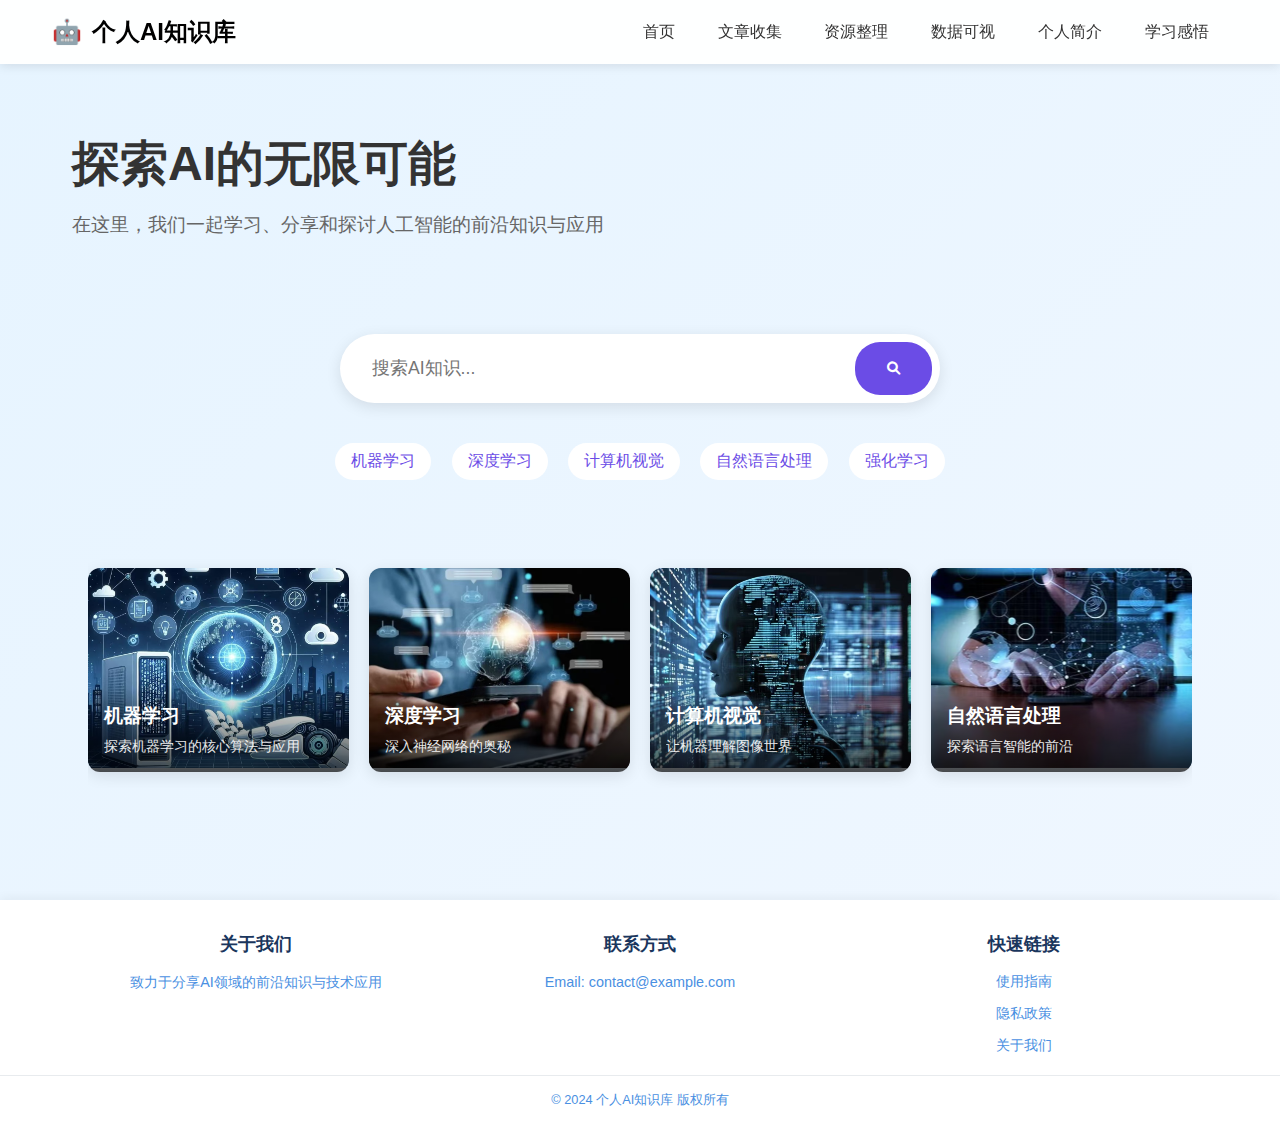
<file: index.html>
<!DOCTYPE html>
<html lang"zh-cn">
<link rel="stylesheet" href="layout.css" >
<head>
   <meta charset="UTF-8">
   <meta name="viewport" content="width=device-width, initial-scale=1.0">
   <title>个人AI知识库</title>
  <link rel="stylesheet" href="https://cdnjs.cloudflare.com/ajax/libs/font-awesome/6.0.0/css/all.min.css">
   <link rel="stylesheet" href="layout.css">
   
</head>
<body>
  <nav class="navbar">
    <div class="nav-container">
        <a href="index.html" class="logo">
            <span>🤖</span>
            个人AI知识库
        </a>
        <div class="nav-links">
            <a href="index.html" class="nav-link" id="home">首页</a>
            <a href="index01.html" class="nav-link" id="articles">文章收集</a>
            <a href="index02.html" class="nav-link" id="resources">资源整理</a>
            <a href="index03.html" class="nav-link" id="data">数据可视</a>
            <a href="index04.html" class="nav-link active" id="about">个人简介</a>
            <a href="index05.html" class="nav-link" id="learning">学习感悟</a>
        </div>
    </div>
</nav>
   
    <main class="main-content">
    <section class="hero-section">
        <div class="hero-text">
            <h1>探索AI的无限可能</h1>
            <p>在这里，我们一起学习、分享和探讨人工智能的前沿知识与应用</p>
        </div>
    </section>
    
    <div class="search-section" style="margin-bottom: 4rem;">
    <div class="search-box">
        <input type="text" placeholder="搜索AI知识...">
        <button class="search-btn">
            <i class="fas fa-search"></i>  <!-- 搜索图标 -->
        </button>
    </div>
    <div class="quick-links">
        <a href="#">机器学习</a>
        <a href="#">深度学习</a>
        <a href="#">计算机视觉</a>
        <a href="#">自然语言处理</a>
        <a href="#">强化学习</a>
    </div>
</div>
    
     <div class="carousel-container" style="margin-bottom: 5rem;">
    <div class="carousel">
        <div class="carousel-track">
            <div class="carousel-slide">
                <img src="images/机器学习.jpg" alt="机器学习">
                <div class="slide-content">
                    <h3>机器学习</h3>
                    <p>探索机器学习的核心算法与应用</p>
                </div>
            </div>
            <div class="carousel-slide">
                <img src="images/深度学习.jpg" alt="深度学习">
                <div class="slide-content">
                    <h3>深度学习</h3>
                    <p>深入神经网络的奥秘</p>
                </div>
            </div>
            <div class="carousel-slide">
                <img src="images/计算机视觉.jpg" alt="计算机视觉">
                <div class="slide-content">
                    <h3>计算机视觉</h3>
                    <p>让机器理解图像世界</p>
                </div>
            </div>
            <div class="carousel-slide">
                <img src="images/自然语言处理.jpg" alt="自然语言处理">
                <div class="slide-content">
                    <h3>自然语言处理</h3>
                    <p>探索语言智能的前沿</p>
                </div>
            </div>
        </div>
    </div>
</div>

</main>
<footer class="footer">
       <div class="footer-content">
           <div class="footer-section">
               <h4>关于我们</h4>
               <p>致力于分享AI领域的前沿知识与技术应用</p>
           </div>
           <div class="footer-section">
               <h4>联系方式</h4>
               <p>Email: contact@example.com</p>
           </div>
           <div class="footer-section">
               <h4>快速链接</h4>
               <a href="#">使用指南</a>
               <a href="#">隐私政策</a>
               <a href="#">关于我们</a>
           </div>
       </div>
       <div class="footer-bottom">
           <p>&copy; 2024 个人AI知识库 版权所有</p>
       </div>
   </footer>

</body>
</html>
</file>
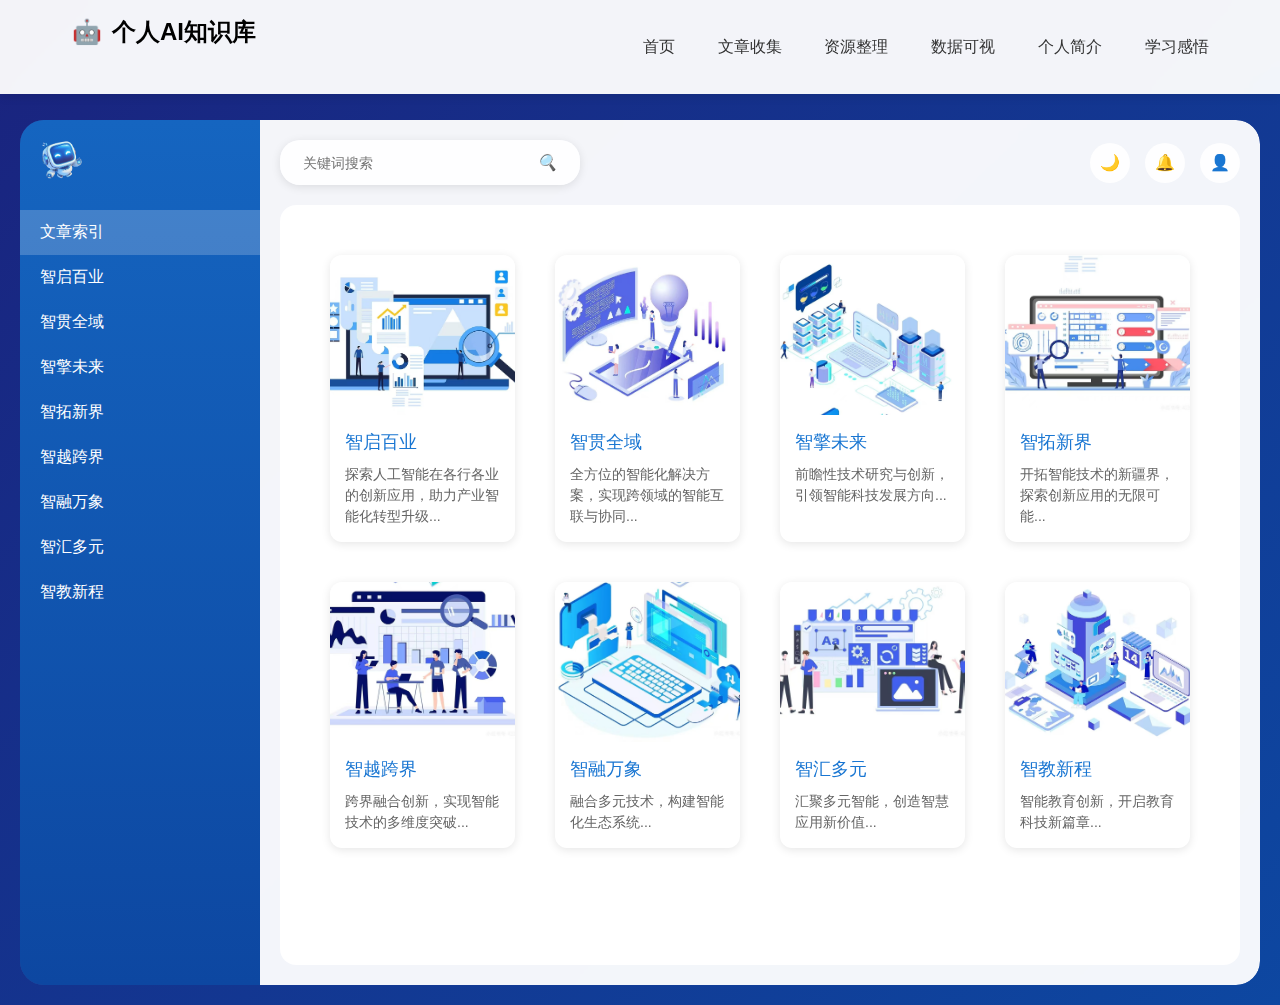
<file: index01.html>
<!DOCTYPE html>
<html lang="zh">
<head>
    <meta charset="UTF-8">
    <meta name="viewport" content="width=device-width, initial-scale=1.0">
    <title>文章收集</title>
    <style>
        * {
            margin: 0;
            padding: 0;
            box-sizing: border-box;
        }
		   .navbar {
            background: rgba(255, 255, 255, 0.95);
            padding: 1rem 2rem;
            box-shadow: 0 2px 10px rgba(0, 0, 0, 0.1);
            backdrop-filter: blur(10px);
            position: fixed;
            width: 100%;
            left: 0;
            top: 0;
            z-index: 1000;
        }

        .nav-container {
            max-width: 1400px;
            margin: 0 auto;
            display: flex;
            justify-content: space-between;
            align-items: center;
            padding: 0 20px;
        }

        .logo {
            display: flex;
            align-items: center;
            gap: 10px;
            text-decoration: none;
            color: #000;
            font-weight: bold;
            font-size: 1.5rem;
        }

      .nav-links a {
    text-decoration: none;
    color: #333;
    padding: 0.8rem 1.2rem;
    border-radius: 20px;
    transition: all 0.3s ease;
}

/* 所有导航项的悬停效果 */
.nav-links a:hover {
    background: #2196F3;
    color: white;
    transform: translateY(-2px);
}

/* 资源整理页面的激活状态 */
.nav-links a[href='文章收集.html'] {
    background: #2196F3;
    color: white;
}
.nav-links a::after {
    content: '';
    position: absolute;
    width: 0;
    height: 2px;
    bottom: 0;
    left: 50%;
    background: #2196F3;
    transition: all 0.3s ease;
}

.nav-links a:hover::after {
    width: 80%;
    left: 10%;
    background: #2196F3;
    color: white;
    transform: translateY(-2px);
}

        body {
            font-family: -apple-system, BlinkMacSystemFont, 'Segoe UI', Roboto, sans-serif;
            background: linear-gradient(135deg, #1a237e, #0d47a1);
            min-height: 100vh;
            padding: 20px;
			padding-top: 120px;
        }

        .container {
            background: rgba(255, 255, 255, 0.1);
            border-radius: 24px;
            backdrop-filter: blur(10px);
            min-height: calc(100vh - 40px);
            display: flex;
            overflow: hidden;
        }

        /* 侧边栏样式 */
        .sidebar {
            width: 240px;
            background: linear-gradient(180deg, #1565c0, #0d47a1);
            padding: 20px 0;
        }

        .logo {
            padding: 0 20px;
            margin-bottom: 30px;
        }

        .logo img {
            height: 40px;
        }

        .nav-menu {
            list-style: none;
        }

        .nav-item {
            padding: 12px 20px;
            color: #fff;
            cursor: pointer;
            transition: all 0.3s;
            display: flex;
            align-items: center;
            gap: 12px;
        }

        .nav-item:hover {
            background: rgba(255, 255, 255, 0.1);
        }

        .nav-item.active {
            background: rgba(255, 255, 255, 0.2);
        }

        /* 主内容区域 */
        .main-content {
            flex: 1;
            padding: 20px;
            background: rgba(255, 255, 255, 0.95);
            border-radius: 0 24px 24px 0;
        }

        /* 顶部栏 */
        .top-bar {
            display: flex;
            justify-content: space-between;
            align-items: center;
            margin-bottom: 20px;
        }

        .search-box {
            background: rgba(255, 255, 255, 0.9);
            border-radius: 20px;
            padding: 8px 16px;
            display: flex;
            align-items: center;
            width: 300px;
        }

        .search-box input {
            border: none;
            background: none;
            outline: none;
            padding: 5px;
            width: 100%;
        }

        .user-actions {
            display: flex;
            gap: 15px;
            align-items: center;
        }

        .icon-button {
            width: 40px;
            height: 40px;
            border-radius: 50%;
            background: rgba(255, 255, 255, 0.9);
            display: flex;
            align-items: center;
            justify-content: center;
            cursor: pointer;
            transition: all 0.3s;
        }

        .icon-button:hover {
            background: rgba(255, 255, 255, 1);
            transform: translateY(-2px);
        }

        /* 内容区占位 */
        .content-area {
            background: rgba(255, 255, 255, 0.8);
            border-radius: 16px;
            min-height: calc(100vh - 140px);
            padding: 20px;
        }
		.content-area {
    padding: 20px;
    overflow-y: auto;
    background: rgba(255, 255, 255, 0.95);
}

.card-grid {
    display: grid;
    grid-template-columns: repeat(4, 1fr); /* 4列布局 */
    grid-template-rows: repeat(2, auto);    /* 2行布局 */
    gap: 40px;                             /* 卡片间距 */
    padding: 30px;
}

.card {
    background: white;
    border-radius: 12px;
    overflow: hidden;
    box-shadow: 0 2px 10px rgba(0,0,0,0.1);
    transition: all 0.3s ease;
    height: 100%;
    display: flex;
    flex-direction: column;
}

.card:hover {
    transform: translateY(-5px);
    box-shadow: 0 5px 15px rgba(0,0,0,0.2);
}

.card-image {
    width: 100%;
    height: 160px;
    overflow: hidden;
}

.card-image img {
    width: 100%;
    height: 100%;
    object-fit: cover;
    transition: transform 0.3s ease;
}

.card:hover .card-image img {
    transform: scale(1.05);
}

.card-content {
    padding: 15px;
    flex-grow: 1;
    display: flex;
    flex-direction: column;
}

.card-content h3 {
    color: #1976d2;
    font-size: 18px;
    margin-bottom: 10px;
    font-weight: 500;
}

.card-content p {
    color: #666;
    font-size: 14px;
    line-height: 1.5;
    flex-grow: 1;
}
.search-container {
    display: flex;
    align-items: center;
    background: rgba(255, 255, 255, 0.9);
    border-radius: 20px;
    padding: 5px 15px;
    width: 300px;
    box-shadow: 0 2px 10px rgba(0, 0, 0, 0.1);
    transition: all 0.3s ease;
}

.search-container:focus-within {
    box-shadow: 0 4px 15px rgba(33, 150, 243, 0.2);
    transform: translateY(-1px);
}

.search-input {
    flex: 1;
    border: none;
    outline: none;
    background: transparent;
    padding: 8px;
    font-size: 14px;
    color: #333;
}

.search-button {
    background: none;
    border: none;
    cursor: pointer;
    padding: 8px;
    border-radius: 50%;
    transition: all 0.3s ease;
}

.search-button:hover {
    background: rgba(33, 150, 243, 0.1);
}

.search-icon {
    font-size: 16px;
    color: #666;
}

/* 添加响应式样式 */
@media screen and (max-width: 768px) {
    .search-container {
        width: 200px;
    }
}

@media screen and (max-width: 576px) {
    .search-container {
        width: 150px;
    }
}
/* 响应式布局 */
@media screen and (max-width: 1200px) {
    .card-grid {
        grid-template-columns: repeat(3, 1fr);
    }
}

@media screen and (max-width: 900px) {
    .card-grid {
        grid-template-columns: repeat(2, 1fr);
    }
}

@media screen and (max-width: 600px) {
    .card-grid {
        grid-template-columns: 1fr;
    }
}
    </style>
</head>
<body>
<nav class="navbar">
    <div class="nav-container">
        <a href="index.html" class="logo">
            <span>🤖</span>
            个人AI知识库
        </a>
        <div class="nav-links">
            <a href="index.html" class="nav-link" id="home">首页</a>
            <a href="index01.html" class="nav-link" id="articles">文章收集</a>
            <a href="index02.html" class="nav-link" id="resources">资源整理</a>
            <a href="index03.html" class="nav-link" id="data">数据可视</a>
            <a href="index04.html" class="nav-link active" id="about">个人简介</a>
            <a href="index05.html" class="nav-link" id="learning">学习感悟</a>
        </div>
    </div>
</nav>
    <div class="container">
        <!-- 侧边栏 -->
        <div class="sidebar">
            <div class="logo">
                <img src='images/logo.png' alt="LOGO">
            </div>
            
            <ul class="nav-menu">
                <li class="nav-item active">文章索引</li>
                <li class="nav-item">智启百业</li>
                <li class="nav-item">智贯全域</li>
                <li class="nav-item">智擎未来</li>
                <li class="nav-item">智拓新界</li>
                <li class="nav-item">智越跨界</li>
                <li class="nav-item">智融万象</li>
                <li class="nav-item">智汇多元</li>
                <li class="nav-item">智教新程</li>
            </ul>
        </div>

        <!-- 主内容区 -->
        <div class="main-content">
            <div class="top-bar">
                <div class="search-container">
    <input type="text" class="search-input" placeholder="关键词搜索">
    <button class="search-button">
        <i class="search-icon">🔍</i>
    </button>
</div>

                <div class="user-actions">
                    <div class="icon-button">🌙</div>
                    <div class="icon-button">🔔</div>
                    <div class="icon-button">👤</div>
                </div>
            </div>
           <div class="content-area">
    <div class="card-grid">
        <!-- 第一行四个卡片 -->
        <div class="card">
            <div class="card-image">
                <img src='images/智启百业.jpg' alt="智启百业">
            </div>
            <div class="card-content">
                <h3>智启百业</h3>
                <p>探索人工智能在各行各业的创新应用，助力产业智能化转型升级...</p>
            </div>
        </div>

        <div class="card">
            <div class="card-image">
                <img src='images/智贯全域.jpg' alt="智贯全域">
            </div>
            <div class="card-content">
                <h3>智贯全域</h3>
                <p>全方位的智能化解决方案，实现跨领域的智能互联与协同...</p>
            </div>
        </div>

        <div class="card">
            <div class="card-image">
                <img src='images/智擎未来.jpg' alt="智擎未来">
            </div>
            <div class="card-content">
                <h3>智擎未来</h3>
                <p>前瞻性技术研究与创新，引领智能科技发展方向...</p>
            </div>
        </div>

        <div class="card">
            <div class="card-image">
                <img src='images/智拓新界.jpg' alt="智拓新界">
            </div>
            <div class="card-content">
                <h3>智拓新界</h3>
                <p>开拓智能技术的新疆界，探索创新应用的无限可能...</p>
            </div>
        </div>

        <!-- 第二行四个卡片 -->
        <div class="card">
            <div class="card-image">
                <img src='images/智越跨界.jpg' alt="智越跨界">
            </div>
            <div class="card-content">
                <h3>智越跨界</h3>
                <p>跨界融合创新，实现智能技术的多维度突破...</p>
            </div>
        </div>

        <div class="card">
            <div class="card-image">
                <img src='images/智融万象.jpg' alt="智融万象">
            </div>
            <div class="card-content">
                <h3>智融万象</h3>
                <p>融合多元技术，构建智能化生态系统...</p>
            </div>
        </div>

        <div class="card">
            <div class="card-image">
                <img src='images/智汇多元.jpg' alt="智汇多元">
            </div>
            <div class="card-content">
                <h3>智汇多元</h3>
                <p>汇聚多元智能，创造智慧应用新价值...</p>
            </div>
        </div>

        <div class="card">
            <div class="card-image">
                <img src='images/智教新程.jpg' alt="智教新程">
            </div>
            <div class="card-content">
                <h3>智教新程</h3>
                <p>智能教育创新，开启教育科技新篇章...</p>
            </div>
        </div>
    </div>
</div>
        </div>
    </div>
</body>
</html>
</file>
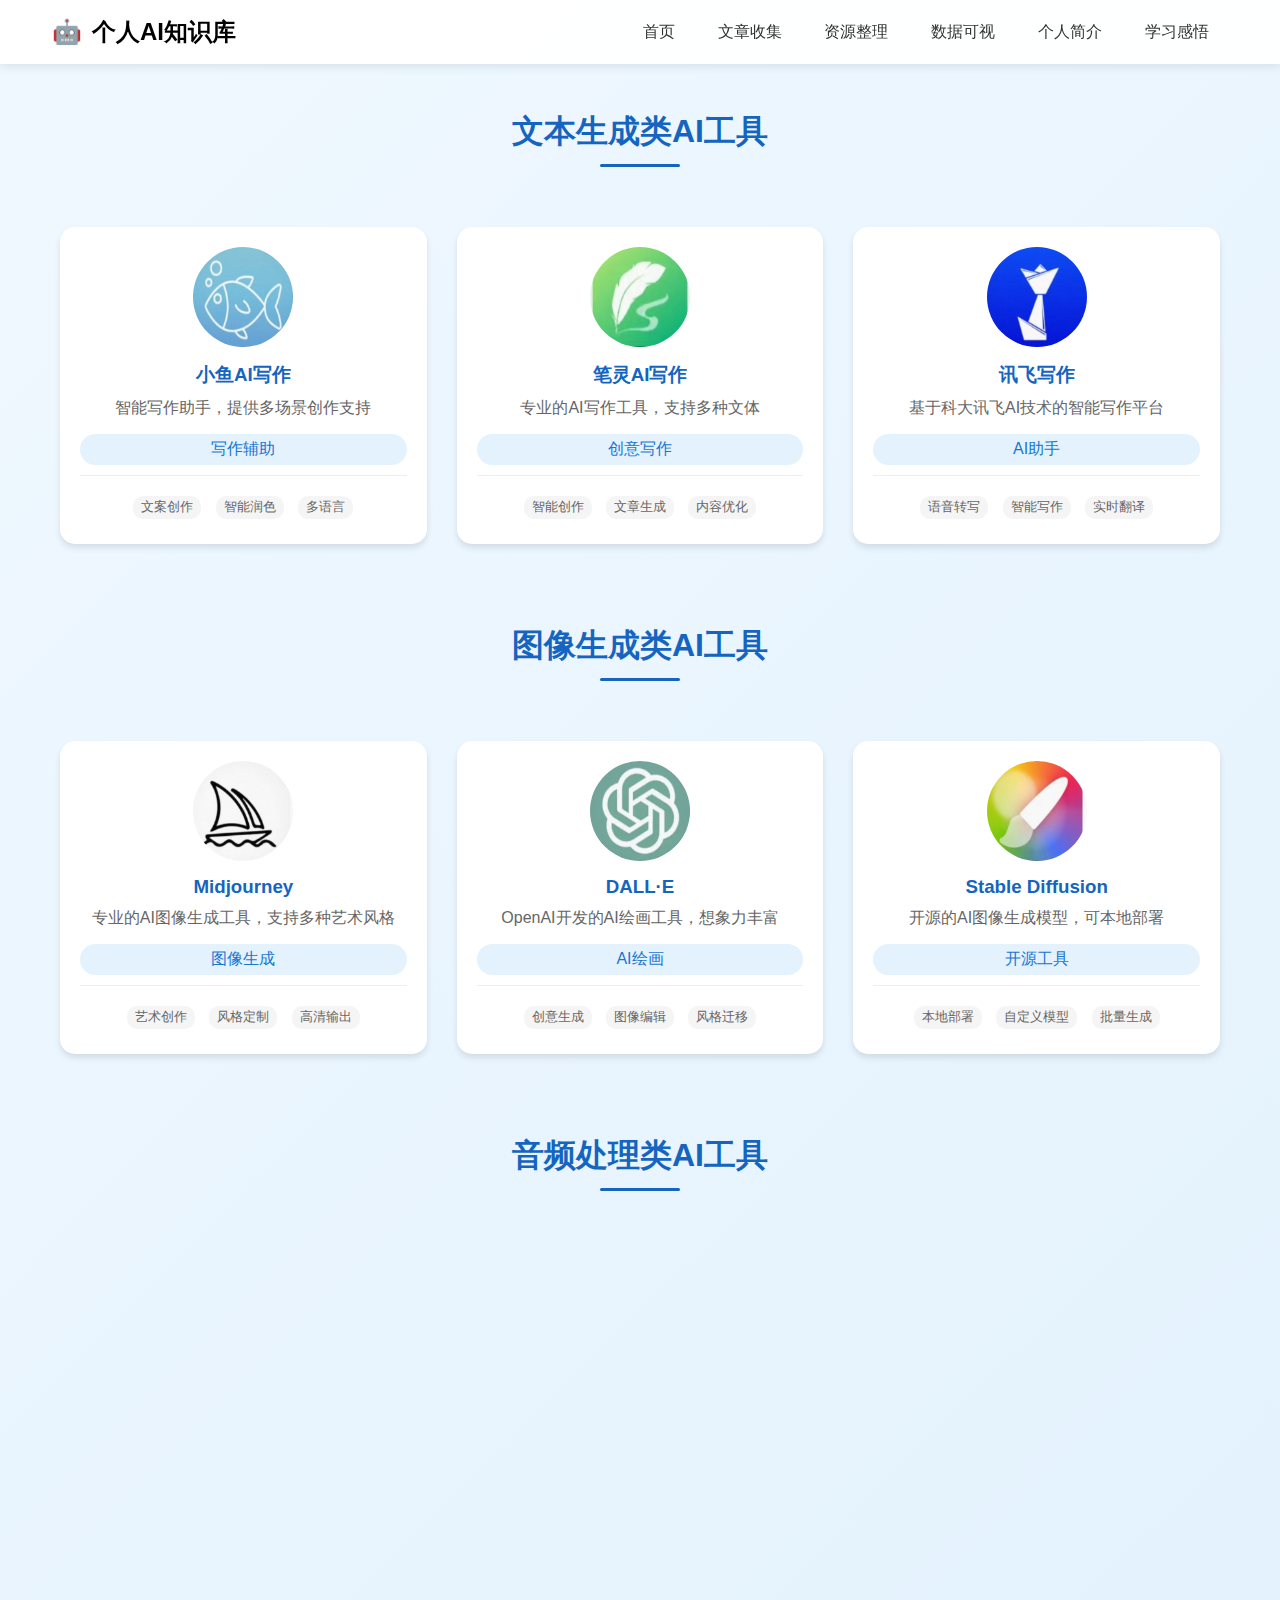
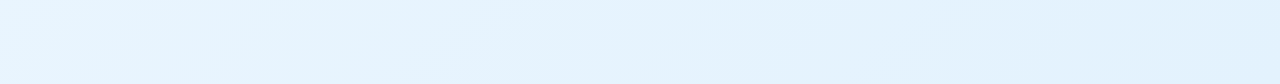
<file: index02.html>
<!DOCTYPE html>
<html lang="zh">
<head>
    <meta charset="UTF-8">
    <meta name="viewport" content="width=device-width, initial-scale=1.0">
    <title>资源整理</title>
    <style>
        * {
            margin: 0;
            padding: 0;
            box-sizing: border-box;
        }

        body {
            font-family: 'Microsoft YaHei', Arial, sans-serif;
            background: linear-gradient(135deg, #f0f8ff 0%, #e3f2fd 100%);
            min-height: 100vh;
            padding: 70px 20px 40px;  /* 调整顶部间距 */
        }

        .navbar {
            background: rgba(255, 255, 255, 0.95);
            padding: 1rem 2rem;
            box-shadow: 0 2px 10px rgba(0, 0, 0, 0.1);
            backdrop-filter: blur(10px);
            position: fixed;
            width: 100%;
            left: 0;
            top: 0;
            z-index: 1000;
        }

        .nav-container {
            max-width: 1400px;
            margin: 0 auto;
            display: flex;
            justify-content: space-between;
            align-items: center;
            padding: 0 20px;
        }

        .logo {
            display: flex;
            align-items: center;
            gap: 10px;
            text-decoration: none;
            color: #000;
            font-weight: bold;
            font-size: 1.5rem;
        }

      .nav-links a {
    text-decoration: none;
    color: #333;
    padding: 0.8rem 1.2rem;
    border-radius: 20px;
    transition: all 0.3s ease;
}

/* 所有导航项的悬停效果 */
.nav-links a:hover {
    background: #2196F3;
    color: white;
    transform: translateY(-2px);
}

/* 资源整理页面的激活状态 */
.nav-links a[href='资源整理.html'] {
    background: #2196F3;
    color: white;
}
.nav-links a::after {
    content: '';
    position: absolute;
    width: 0;
    height: 2px;
    bottom: 0;
    left: 50%;
    background: #2196F3;
    transition: all 0.3s ease;
}

.nav-links a:hover::after {
    width: 80%;
    left: 10%;
    background: #2196F3;
    color: white;
    transform: translateY(-2px);
}

        .section-title {
            text-align: center;
            color: #1565c0;
            margin: 40px 0;
            font-size: 2em;
            position: relative;
            width: 100%;
        }

        .section-title::after {
            content: '';
            display: block;
            width: 80px;
            height: 3px;
            background: #1565c0;
            margin: 10px auto;
            border-radius: 2px;
        }
		

        .container {
            display: grid;
            grid-template-columns: repeat(3, 1fr);
            gap: 30px;
            max-width: 1200px;
            margin: 0 auto;
            padding: 20px;
        }
  .container a {
            text-decoration: none;
            color: inherit;
            display: block;
        }

        .container a:hover .card {
            transform: translateY(-5px);
            box-shadow: 0 15px 30px rgba(0, 0, 0, 0.15);
        }
        .card {
            background: white;
            border-radius: 15px;
            padding: 20px;
            text-align: center;
            box-shadow: 0 4px 6px rgba(0, 0, 0, 0.1);
            transition: transform 0.3s ease;
            height: 100%;
            display: flex;
            flex-direction: column;
            justify-content: space-between;
        }

        .card:hover {
            transform: translateY(-5px);
            box-shadow: 0 15px 30px rgba(0, 0, 0, 0.15);
        }

        .card img {
            width: 100px;
            height: 100px;
            margin: 0 auto 15px;
            border-radius: 50%;
        }

        .card h3 {
            margin-bottom: 10px;
            color: #1565c0;
        }

        .card p {
            margin-bottom: 15px;
            flex-grow: 1;
            color: #666;
        }

        .card .tag {
            background: #e3f2fd;
            color: #1976d2;
            padding: 5px 15px;
            border-radius: 20px;
            display: inline-block;
            margin-bottom: 10px;
        }

        .card .features {
            margin-top: auto;
            padding-top: 15px;
            border-top: 1px solid #eee;
        }

        .card .features span {
            display: inline-block;
            margin: 5px;
            padding: 3px 8px;
            background: #f5f5f5;
            border-radius: 10px;
            font-size: 0.8em;
            color: #666;
        }

        .section {
            margin-bottom: 60px;
        }

        @media (max-width: 1200px) {
            .container {
                grid-template-columns: repeat(2, 1fr);
                padding: 15px;
            }
        }

        @media (max-width: 768px) {
            .nav-container {
                flex-direction: column;
                padding: 10px;
            }

            .nav-links {
                margin-top: 15px;
                display: none;  /* 默认隐藏导航链接 */
                width: 100%;
            }

            .nav-links.active {
                display: flex;
                flex-direction: column;
                align-items: center;
            }

            .nav-links a {
                width: 100%;
                text-align: center;
                margin: 5px 0;
            }

            .hamburger {
                display: block;  /* 显示汉堡菜单按钮 */
                position: absolute;
                right: 20px;
                top: 20px;
                cursor: pointer;
            }

            .container {
                grid-template-columns: 1fr;
            }

            .section-title {
                font-size: 1.5em;
            }

            .card {
                margin: 10px 0;
            }
        }

        /* 添加动画效果 */
        .card {
            animation: fadeIn 0.5s ease-out;
            transition: all 0.3s ease;
        }

        @keyframes fadeIn {
            from {
                opacity: 0;
                transform: translateY(20px);
            }
            to {
                opacity: 1;
                transform: translateY(0);
            }
        }

        /* 添加滚动动画类 */
        .scroll-animation {
            opacity: 0;
            transform: translateY(20px);
            transition: all 0.6s ease;
        }

        .scroll-animation.active {
            opacity: 1;
            transform: translateY(0);
        }

        /* 汉堡菜单样式 */
        .hamburger {
            display: none;
            width: 30px;
            height: 20px;
            position: relative;
        }

        .hamburger span {
            display: block;
            width: 100%;
            height: 2px;
            background: #333;
            position: absolute;
            transition: all 0.3s ease;
        }

        .hamburger span:nth-child(1) { top: 0; }
        .hamburger span:nth-child(2) { top: 9px; }
        .hamburger span:nth-child(3) { top: 18px; }

        .hamburger.active span:nth-child(1) {
            transform: rotate(45deg) translate(5px, 5px);
        }

        .hamburger.active span:nth-child(2) {
            opacity: 0;
        }

        .hamburger.active span:nth-child(3) {
            transform: rotate(-45deg) translate(7px, -7px);
        }
    </style>
</head>

  <body>
   <nav class="navbar">
    <div class="nav-container">
        <a href="index.html" class="logo">
            <span>🤖</span>
            个人AI知识库
        </a>
        <div class="nav-links">
            <a href="index.html" class="nav-link" id="home">首页</a>
            <a href="index01.html" class="nav-link" id="articles">文章收集</a>
            <a href="index02.html" class="nav-link" id="resources">资源整理</a>
            <a href="index03.html" class="nav-link" id="data">数据可视</a>
            <a href="index04.html" class="nav-link active" id="about">个人简介</a>
            <a href="index05.html" class="nav-link" id="learning">学习感悟</a>
        </div>
    </div>
</nav>

     <section class="section">
        <h1 class="section-title">文本生成类AI工具</h1>
        <div class="container">
        
         <a href="https://www.8kmm.com/sites/8062.html" target="_blank">
            <div class="card">
                <img src="images/小鱼.jpg" alt="小鱼AI写作">
                <h3>小鱼AI写作</h3>
                <p>智能写作助手，提供多场景创作支持</p>
                <div class="tag">写作辅助</div>
                <div class="features">
                    <span>文案创作</span>
                    <span>智能润色</span>
                    <span>多语言</span>
                </div>
            </div>
        </a>
         

            <a href="https://ibiling.cn/template?from=360brandwords&fk=481771" target="_blank">
                <div class="card">
                    <img src="images/笔灵.jpg"alt="笔灵AI写作">
                    <h3>笔灵AI写作</h3>
                    <p>专业的AI写作工具，支持多种文体</p>
                    <div class="tag">创意写作</div>
                    <div class="features">
                        <span>智能创作</span>
                        <span>文章生成</span>
                        <span>内容优化</span>
                    </div>
                </div>
            </a>

            <a href="https://turbodesk.xfyun.cn/home?channelid=as1&qhclickid=f61e74e0d45e1f7e" target="_blank">
                <div class="card">
                    <img src="images/讯飞.jpg" alt="讯飞写作">
                    <h3>讯飞写作</h3>
                    <p>基于科大讯飞AI技术的智能写作平台</p>
                    <div class="tag">AI助手</div>
                    <div class="features">
                        <span>语音转写</span>
                        <span>智能写作</span>
                        <span>实时翻译</span>
                    </div>
                </div>
            </a>
        </div>
    </section>

    <section class="section">
        <h1 class="section-title">图像生成类AI工具</h1>
        <div class="container">
        
           <a href="https://www.midjourney.com" target="_blank">
                <div class="card">
                    <img src="images/midjourney.jpg" alt="Midjourney">
                    <h3>Midjourney</h3>
                    <p>专业的AI图像生成工具，支持多种艺术风格</p>
                    <div class="tag">图像生成</div>
                    <div class="features">
                        <span>艺术创作</span>
                        <span>风格定制</span>
                        <span>高清输出</span>
                    </div>
                </div>
            </a>

           <a href="https://openai.com/dall-e" target="_blank">
                <div class="card">
                    <img src="images/dall e.jpg" alt="DALL·E">
                    <h3>DALL·E</h3>
                    <p>OpenAI开发的AI绘画工具，想象力丰富</p>
                    <div class="tag">AI绘画</div>
                    <div class="features">
                        <span>创意生成</span>
                        <span>图像编辑</span>
                        <span>风格迁移</span>
                    </div>
                </div>
            </a>
            
           <a href="https://stability.ai" target="_blank">
                <div class="card">
                    <img src="images/stable diffusion.jpg" alt="Stable Diffusion">
                    <h3>Stable Diffusion</h3>
                    <p>开源的AI图像生成模型，可本地部署</p>
                    <div class="tag">开源工具</div>
                    <div class="features">
                        <span>本地部署</span>
                        <span>自定义模型</span>
                        <span>批量生成</span>
                    </div>
                </div>
            </a>
        </div>
    </section>

    <section class="section">
        <h1 class="section-title">音频处理类AI工具</h1>
        <div class="container">
            <a href="https://openai.com/research/whisper" target="_blank">
                <div class="card">
                    <img src="images/whisper.jpg" alt="Whisper">
                    <h3>Whisper</h3>
                    <p>OpenAI的语音识别系统，支持多语言</p>
                    <div class="tag">语音识别</div>
                    <div class="features">
                        <span>多语言支持</span>
                        <span>实时转写</span>
                        <span>字幕生成</span>
                    </div>
                </div>
            </a>

               <a href="https://mubert.com" target="_blank">
                <div class="card">
                    <img src='images/mubert.jpg'alt="Mubert">
                    <h3>Mubert</h3>
                    <p>AI音乐生成工具，可创作各种风格音乐</p>
                    <div class="tag">音乐创作</div>
                    <div class="features">
                        <span>音乐生成</span>
                        <span>风格定制</span>
                        <span>商用授权</span>
                    </div>
                </div>
            </a>

          <a href="https://elevenlabs.io" target="_blank">
                <div class="card">
                    <img src="images/elevenlabs.jpg" alt="ElevenLabs">
                    <h3>ElevenLabs</h3>
                    <p>AI语音合成工具，支持情感表达</p>
                    <div class="tag">语音合成</div>
                    <div class="features">
                        <span>声音克隆</span>
                        <span>情感合成</span>
                        <span>多语言配音</span>
                    </div>
                </div>
            </a>
        </div>
    </section>


    <div class="hamburger">
        <span></span>
        <span></span>
        <span></span>
    </div>

    <!-- 在body标签结束前添加JavaScript代码 -->
    <script>
        // 汉堡菜单交互
        const hamburger = document.querySelector('.hamburger');
        const navLinks = document.querySelector('.nav-links');

        hamburger.addEventListener('click', () => {
            hamburger.classList.toggle('active');
            navLinks.classList.toggle('active');
        });

        // 滚动动画
        function checkScroll() {
            const elements = document.querySelectorAll('.scroll-animation');
            const windowHeight = window.innerHeight;

            elements.forEach(element => {
                const elementPosition = element.getBoundingClientRect().top;
                if (elementPosition < windowHeight - 100) {
                    element.classList.add('active');
                }
            });
        }

        // 为所有卡片添加滚动动画类
        document.querySelectorAll('.card').forEach(card => {
            card.classList.add('scroll-animation');
        });

        // 监听滚动事件
        window.addEventListener('scroll', checkScroll);
        // 页面加载时检查一次
        window.addEventListener('load', checkScroll);

        // 导航栏滚动效果
        let prevScrollpos = window.pageYOffset;
        window.onscroll = function() {
            const currentScrollPos = window.pageYOffset;
            const navbar = document.querySelector('.navbar');
            
            if (prevScrollpos > currentScrollPos) {
                navbar.style.top = "0";
            } else {
                navbar.style.top = "-80px";
            }
            prevScrollpos = currentScrollPos;

            // 添加滚动时的导航栏样式
            if (currentScrollPos > 50) {
                navbar.classList.add('scrolled');
            } else {
                navbar.classList.remove('scrolled');
            }
        };

        // 卡片悬停效果增强
        document.querySelectorAll('.card').forEach(card => {
            card.addEventListener('mouseenter', function() {
                this.style.transform = 'translateY(-10px) scale(1.02)';
                this.style.boxShadow = '0 20px 40px rgba(0,0,0,0.1)';
            });

            card.addEventListener('mouseleave', function() {
                this.style.transform = 'translateY(0) scale(1)';
                this.style.boxShadow = '0 4px 6px rgba(0,0,0,0.1)';
            });
        });

        // 标签点击效果
        document.querySelectorAll('.tag').forEach(tag => {
            tag.addEventListener('click', function() {
                this.style.transform = 'scale(0.95)';
                setTimeout(() => {
                    this.style.transform = 'scale(1)';
                }, 200);
            });
        });

        // 特性标签悬停效果
        document.querySelectorAll('.features span').forEach(feature => {
            feature.addEventListener('mouseenter', function() {
                this.style.background = '#2196F3';
                this.style.color = 'white';
            });

            feature.addEventListener('mouseleave', function() {
                this.style.background = '#f5f5f5';
                this.style.color = '#666';
            });
        });
    </script>
</body>
</html>
</file>
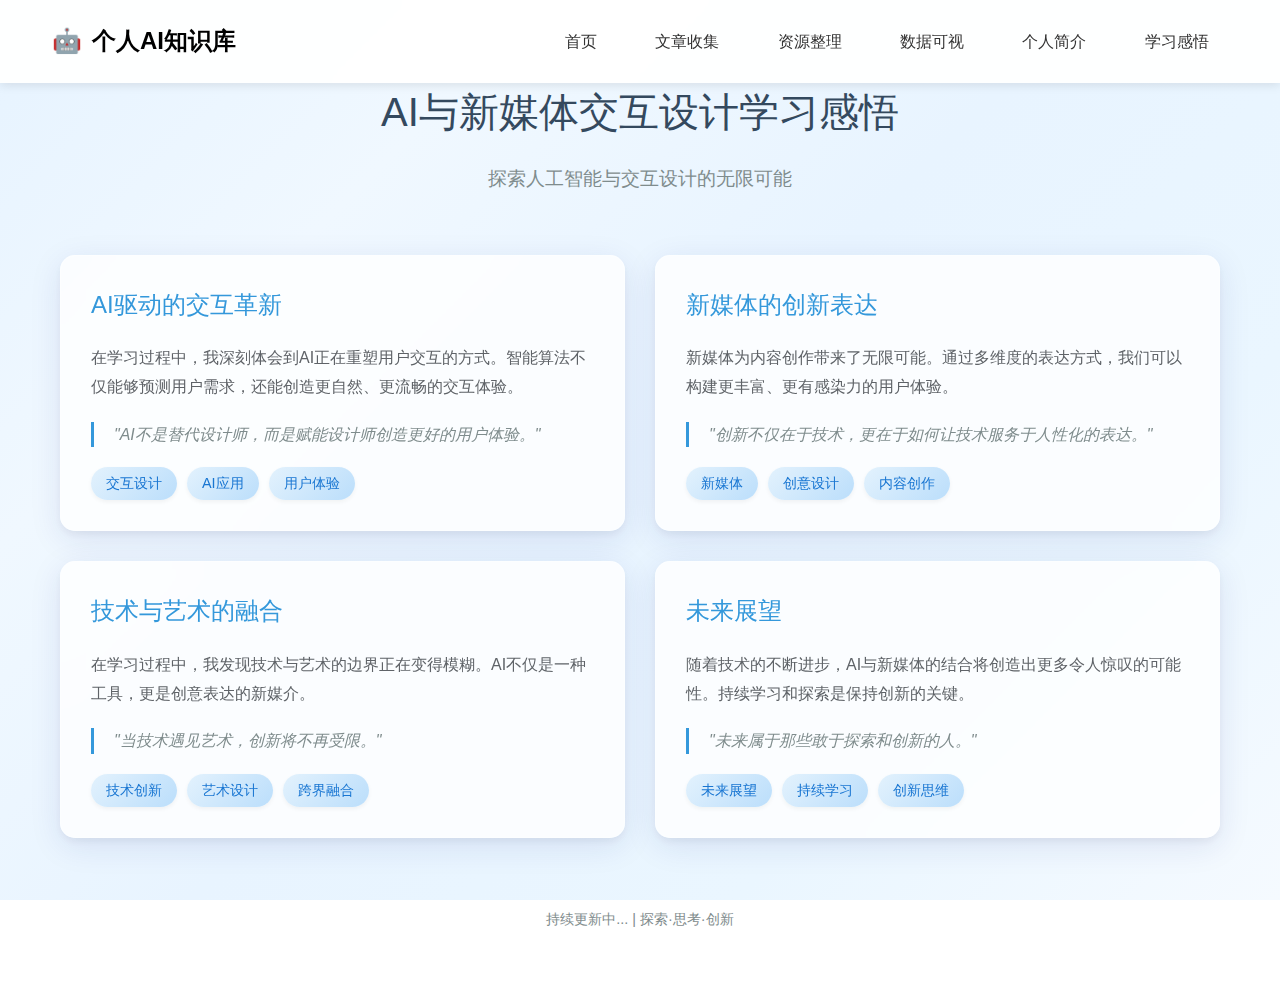
<file: index05.html>
<!DOCTYPE html>
<html lang="zh">
<head>
    <meta charset="UTF-8">
    <meta name="viewport" content="width=device-width, initial-scale=1.0">
    <title>学习感悟</title>
    <style>
        * {
            margin: 0;
            padding: 0;
            box-sizing: border-box;
        }
 
 .navbar {
            background: rgba(255, 255, 255, 0.95);
            padding: 1rem 2rem;
            box-shadow: 0 2px 10px rgba(0, 0, 0, 0.1);
            backdrop-filter: blur(10px);
            position: fixed;
            width: 100%;
            left: 0;
            top: 0;
            z-index: 1000;
            transition: all 0.3s ease;
        }

        .nav-container {
            max-width: 1400px;
            margin: 0 auto;
            display: flex;
            justify-content: space-between;
            align-items: center;
            padding: 0 20px;
        }
		.nav-links a::after {
    content: '';
    position: absolute;
    width: 0;
    height: 2px;
    bottom: 0;
    left: 50%;
    background: #2196F3;
    transition: all 0.3s ease;
}

        .logo {
            display: flex;
            align-items: center;
            gap: 10px;
            text-decoration: none;
            color: #000;
            font-weight: bold;
            font-size: 1.5rem;
        }

        .nav-links {
            display: flex;
            gap: 20px;
        }

        .nav-links a {
            text-decoration: none;
            color: #333;
            padding: 0.8rem 1.2rem;
            border-radius: 20px;
            transition: all 0.3s ease;
            position: relative;
        }

        .nav-links a:hover {
            background: #2196F3;
            color: white;
            transform: translateY(-2px);
        }

        .nav-links a[href='个人简介.html'] {
            background: #2196F3;
            color: white;
        }
/* 添加下划线动画效果 */
.nav-links a::after {
    content: '';
    position: absolute;
    width: 0;
    height: 2px;
    bottom: 0;
    left: 50%;
    background: #2196F3;
    transition: all 0.3s ease;
}


       body {
    font-family: 'Microsoft YaHei', Arial, sans-serif;
    /* 更新背景渐变 */
    background: linear-gradient(
        135deg, 
        #e6f3ff 0%,
        #f0f8ff 25%,
        #e8f4ff 50%,
        #eaf6ff 75%,
        #f5faff 100%
    );
	 background-image: 
        linear-gradient(
            135deg, 
            #e6f3ff 0%,
            #f0f8ff 25%,
            #e8f4ff 50%,
            #eaf6ff 75%,
            #f5faff 100%
        ),
        repeating-linear-gradient(
            45deg,
            rgba(255,255,255, 0.1),
            rgba(255,255,255, 0.1) 1px,
            transparent 1px,
            transparent 2px
        );
    background-attachment: fixed;
    color: #2c3e50;
    line-height: 1.6;
    min-height: 100vh;
}

        .container {
            max-width: 1200px;
            margin: 0 auto;
             padding: 80px 20px 40px;
        }

        header {
            text-align: center;
            margin-bottom: 60px;
        }

        .title {
            font-size: 2.5em;
            color: #34495e;
            margin-bottom: 20px;
            font-weight: 300;
        }

        .subtitle {
            color: #7f8c8d;
            font-size: 1.2em;
            margin-bottom: 40px;
        }

        .content-grid {
            display: grid;
            grid-template-columns: repeat(2, 1fr);
            gap: 30px;
            margin-bottom: 50px;
        }

      .insight-card {
    background: rgba(255, 255, 255, 0.8);
    backdrop-filter: blur(10px);
    border: 1px solid rgba(255, 255, 255, 0.3);
    border-radius: 15px;
    padding: 30px;
    box-shadow: 
        0 8px 32px rgba(31, 38, 135, 0.1),
        0 4px 8px rgba(0, 0, 0, 0.05);
    transition: all 0.3s ease;
}

.insight-card:hover {
    transform: translateY(-5px);
    box-shadow: 
        0 15px 35px rgba(31, 38, 135, 0.15),
        0 8px 12px rgba(0, 0, 0, 0.08);
    background: rgba(255, 255, 255, 0.9);
}


        .insight-card h2 {
            color: #3498db;
            font-size: 1.5em;
            margin-bottom: 20px;
            font-weight: 500;
        }

        .insight-card p {
            color: #5f6368;
            margin-bottom: 15px;
            line-height: 1.8;
        }

        .tag-container {
            display: flex;
            flex-wrap: wrap;
            gap: 10px;
            margin-top: 20px;
        }

       .tag {
    background: linear-gradient(
        135deg, 
        #e3f2fd 0%,
        #bbdefb 100%
    );
    color: #1976d2;
    padding: 5px 15px;
    border-radius: 20px;
    font-size: 0.9em;
    box-shadow: 0 2px 4px rgba(0, 0, 0, 0.05);
    transition: all 0.3s ease;
}

.tag:hover {
    transform: translateY(-2px);
    box-shadow: 0 4px 8px rgba(0, 0, 0, 0.1);
}
        .quote {
            font-style: italic;
            color: #7f8c8d;
            border-left: 3px solid #3498db;
            padding-left: 20px;
            margin: 20px 0;
        }

        @media (max-width: 768px) {
            .content-grid {
                grid-template-columns: 1fr;
            }

            .title {
                font-size: 2em;
            }

            .insight-card {
                padding: 20px;
            }
        }

        .footer {
            text-align: center;
            color: #7f8c8d;
            margin-top: 50px;
            padding: 20px;
            font-size: 0.9em;
        }
    </style>
</head>
<body>
<nav class="navbar">
    <div class="nav-container">
        <a href="index.html" class="logo">
            <span>🤖</span>
            个人AI知识库
        </a>
        <div class="nav-links">
            <a href="index.html" class="nav-link" id="home">首页</a>
            <a href="index01.html" class="nav-link" id="articles">文章收集</a>
            <a href="index02.html" class="nav-link" id="resources">资源整理</a>
            <a href="index03.html" class="nav-link" id="data">数据可视</a>
            <a href="index04.html" class="nav-link active" id="about">个人简介</a>
            <a href="index05.html" class="nav-link" id="learning">学习感悟</a>
        </div>
    </div>
</nav>
    <div class="container">
        <header>
            <h1 class="title">AI与新媒体交互设计学习感悟</h1>
            <p class="subtitle">探索人工智能与交互设计的无限可能</p>
        </header>

        <div class="content-grid">
            <div class="insight-card">
                <h2>AI驱动的交互革新</h2>
                <p>在学习过程中，我深刻体会到AI正在重塑用户交互的方式。智能算法不仅能够预测用户需求，还能创造更自然、更流畅的交互体验。</p>
                <div class="quote">
                    "AI不是替代设计师，而是赋能设计师创造更好的用户体验。"
                </div>
                <div class="tag-container">
                    <span class="tag">交互设计</span>
                    <span class="tag">AI应用</span>
                    <span class="tag">用户体验</span>
                </div>
            </div>

            <div class="insight-card">
                <h2>新媒体的创新表达</h2>
                <p>新媒体为内容创作带来了无限可能。通过多维度的表达方式，我们可以构建更丰富、更有感染力的用户体验。</p>
                <div class="quote">
                    "创新不仅在于技术，更在于如何让技术服务于人性化的表达。"
                </div>
                <div class="tag-container">
                    <span class="tag">新媒体</span>
                    <span class="tag">创意设计</span>
                    <span class="tag">内容创作</span>
                </div>
            </div>

            <div class="insight-card">
                <h2>技术与艺术的融合</h2>
                <p>在学习过程中，我发现技术与艺术的边界正在变得模糊。AI不仅是一种工具，更是创意表达的新媒介。</p>
                <div class="quote">
                    "当技术遇见艺术，创新将不再受限。"
                </div>
                <div class="tag-container">
                    <span class="tag">技术创新</span>
                    <span class="tag">艺术设计</span>
                    <span class="tag">跨界融合</span>
                </div>
            </div>

            <div class="insight-card">
                <h2>未来展望</h2>
                <p>随着技术的不断进步，AI与新媒体的结合将创造出更多令人惊叹的可能性。持续学习和探索是保持创新的关键。</p>
                <div class="quote">
                    "未来属于那些敢于探索和创新的人。"
                </div>
                <div class="tag-container">
                    <span class="tag">未来展望</span>
                    <span class="tag">持续学习</span>
                    <span class="tag">创新思维</span>
                </div>
            </div>
        </div>

        <div class="footer">
            <p>持续更新中... | 探索·思考·创新</p>
        </div>
    </div>
</body>
</html>
</file>
<file: layout.css>
@charset "utf-8";
/* CSS Document */

 :root {
           --primary-color: #6b4ce6;
           --secondary-color: #8cc8ff;
           --background-gradient: linear-gradient(135deg, #e6f4ff 0%, #f0f7ff 100%);
           --card-background: rgba(255, 255, 255, 0.9);
       }
        * {
           margin: 0;
           padding: 0;
           box-sizing: border-box;
           font-family: 'PingFang SC', 'Microsoft YaHei', sans-serif;
       }
        body {
           background: var(--background-gradient);
           min-height: 100vh;
       }
       .navbar {
            background: rgba(255, 255, 255, 0.95);
            padding: 1rem 2rem;
            box-shadow: 0 2px 10px rgba(0, 0, 0, 0.1);
            backdrop-filter: blur(10px);
            position: fixed;
            width: 100%;
            left: 0;
            top: 0;
            z-index: 1000;
        }

        .nav-container {
            max-width: 1400px;
            margin: 0 auto;
            display: flex;
            justify-content: space-between;
            align-items: center;
            padding: 0 20px;
        }

        .logo {
            display: flex;
            align-items: center;
            gap: 10px;
            text-decoration: none;
            color: #000;
            font-weight: bold;
            font-size: 1.5rem;
        }

      .nav-links a {
    text-decoration: none;
    color: #333;
    padding: 0.8rem 1.2rem;
    border-radius: 20px;
    transition: all 0.3s ease;
}

/* 所有导航项的悬停效果 */
.nav-links a:hover {
    background: #2196F3;
    color: white;
    transform: translateY(-2px);
}

/* 资源整理页面的激活状态 */
.nav-links a[href='文章收集.html'] {
    background: #2196F3;
    color: white;
}
.nav-links a::after {
    content: '';
    position: absolute;
    width: 0;
    height: 2px;
    bottom: 0;
    left: 50%;
    background: #2196F3;
    transition: all 0.3s ease;
}

.nav-links a:hover::after {
    width: 80%;
    left: 10%;
    background: #2196F3;
    color: white;
    transform: translateY(-2px);
}

        /* 主要内容区域 */
      .main-content {
    margin-top: 100px;
    padding: 2rem;
    max-width: 1200px;
    margin-left: auto;
    margin-right: auto;
    min-height: calc(100vh - 200px); /* 确保主内容区域有足够的高度 */
}
        .hero-section {
           display: flex;
           align-items: center;
           gap: 4rem;
           margin-bottom: 4rem;
       }
        .hero-text {
           flex: 1;
       }
        .hero-text h1 {
           font-size: 3rem;
           margin-bottom: 1rem;
           color: #333;
       }
        .hero-text p {
           font-size: 1.2rem;
           color: #666;
           margin-bottom: 2rem;
       }
        .cta-button {
           display: inline-block;
           padding: 1rem 2rem;
           background: var(--primary-color);
           color: white;
           text-decoration: none;
           border-radius: 25px;
           transition: transform 0.3s ease;
       }
        .cta-button:hover {
           transform: translateY(-2px);
       }
        .features-grid {
           display: grid;
           grid-template-columns: repeat(auto-fit, minmax(300px, 1fr));
           gap: 2rem;
           margin-top: 4rem;
       }
        .feature-card {
           background: var(--card-background);
           padding: 2rem;
           border-radius: 20px;
           box-shadow: 0 4px 15px rgba(0, 0, 0, 0.1);
           transition: transform 0.3s ease;
       }
        .feature-card:hover {
           transform: translateY(-5px);
       }
        .feature-card h3 {
           color: var(--primary-color);
           margin-bottom: 1rem;
       }
	   
	   .search-section {
    max-width: 800px;
    margin: 2rem auto;
    text-align: center;
}

.search-box {
    display: flex;
    margin: 2rem auto;
    max-width: 600px;
    background: white;
    border-radius: 50px;
    padding: 0.5rem;
    box-shadow: 0 4px 15px rgba(0, 0, 0, 0.1);
}

.search-box input {
    flex: 1;
    border: none;
    padding: 1rem 1.5rem;
    font-size: 1.1rem;
    outline: none;
    background: transparent;
}

.search-btn {
    background: var(--primary-color);
    border: none;
    color: white;
    padding: 1rem 2rem;
    border-radius: 25px;
    cursor: pointer;
    transition: transform 0.3s ease;
}

.search-btn:hover {
    transform: translateY(-2px);
}

.quick-links {
    margin: 1.5rem 0;
}

.quick-links a {
    display: inline-block;
    padding: 0.5rem 1rem;
    margin: 0.5rem;
    background: white;
    border-radius: 20px;
    color: var(--primary-color);
    text-decoration: none;
    transition: all 0.3s ease;
}

.quick-links a:hover {
    background: var(--primary-color);
    color: white;
}

.carousel-container {
    max-width: 1200px;
    margin: 2rem auto;
    padding: 0 1rem;
}

.carousel {
    position: relative;
    overflow: hidden;
}

.carousel-track {
    display: flex;
    gap: 20px;
    padding: 1rem 0;
}

.carousel-slide {
    min-width: calc(25% - 15px); /* 四张图片并排显示 */
    position: relative;
    border-radius: 12px;
    overflow: hidden;
    box-shadow: 0 4px 15px rgba(0, 0, 0, 0.1);
    transition: transform 0.3s ease;
}

.carousel-slide:hover {
    transform: translateY(-5px);
}

.carousel-slide img {
    width: 100%;
    height: 200px;
    object-fit: cover;
}

.slide-content {
    position: absolute;
    bottom: 0;
    left: 0;
    right: 0;
    padding: 1rem;
    background: linear-gradient(transparent, rgba(0,0,0,0.7));
    color: white;
}

.slide-content h3 {
    font-size: 1.2rem;
    margin-bottom: 0.5rem;
}

.slide-content p {
    font-size: 0.9rem;
    opacity: 0.9;
}
.search-section {
    max-width: 800px;
    margin: 2rem auto 4rem; /* 增加底部间距 */
    text-align: center;
}

.carousel-container {
    max-width: 1200px;
    margin: 2rem auto 5rem; /* 增加底部间距 */
    padding: 0 1rem;
}

.footer {
    background: #ffffff;
    color: #1a365d;
    padding: 2rem 0 1rem;
    width: 100%;
    box-shadow: 0 -2px 10px rgba(0, 0, 0, 0.05);
    position: relative; /* 添加定位 */
    left: 0; /* 确保左对齐 */
    right: 0; /* 确保右对齐 */
}

.footer-content {
    max-width: 1200px;
    margin: 0 auto;
    display: grid;
    grid-template-columns: repeat(3, 1fr);
    gap: 1rem;
    padding: 0 2rem;
}

.footer-section {
    display: flex;
    flex-direction: column;
    align-items: center; /* 居中对齐 */
    text-align: center;
    gap: 0.5rem; /* 减小内部间距 */
}

.footer-section h4 {
    color: #1a365d; /* 深蓝色标题 */
    font-size: 1.1rem;
    margin-bottom: 0.5rem;
    font-weight: 600;
}

.footer-section p {
    color: #4a90e2; /* 浅蓝色文字 */
    line-height: 1.4;
    font-size: 0.9rem;
}

.footer-section a {
    color: #4a90e2; /* 浅蓝色链接 */
    text-decoration: none;
    display: block;
    margin-bottom: 0.3rem;
    transition: color 0.3s;
    font-size: 0.9rem;
}

.footer-section a:hover {
    color: #1a365d; /* 悬停时变深蓝 */
}

.footer-bottom {
    text-align: center;
    padding-top: 1rem;
    margin-top: 1rem;
    border-top: 1px solid rgba(26, 54, 93, 0.1); /* 浅色分隔线 */
}

.footer-bottom p {
    color: #4a90e2; /* 浅蓝色文字 */
    font-size: 0.8rem;
}

/* 响应式设计 */
@media (max-width: 768px) {
    .footer-content {
        grid-template-columns: 1fr;
        text-align: center;
    }

    .footer-section {
        align-items: center;
    }
}

/* 确保页面最小高度，使底部固定在底部 */
body {
    min-height: 100vh;
    display: flex;
    flex-direction: column;
}

.main-content {
    flex: 1;
}
@media (max-width: 1024px) {
    .carousel-slide {
        min-width: calc(33.333% - 14px); /* 三张图片 */
    }
}

@media (max-width: 768px) {
    .carousel-slide {
        min-width: calc(50% - 10px); /* 两张图片 */
    }
}

@media (max-width: 480px) {
    .carousel-slide {
        min-width: 100%; /* 一张图片 */
    }
}

     
      @media (max-width: 768px) {
    .nav-container {
        position: relative;
    }
    
    .nav-links {
        display: none;
    }
    
    .nav-links.active {
        display: flex;
    }
    
    .hero-section {
        flex-direction: column;
        text-align: center;
        padding: 2rem 1rem;
    }
    
    .hero-text h1 {
        font-size: 2rem;
    }
    
    .features-grid {
        grid-template-columns: 1fr;
        padding: 1rem;
    }
	.search-box {
    display: flex;
    align-items: center;
    background: white;
    border-radius: 50px;
    padding: 5px;
    box-shadow: 0 2px 10px rgba(0,0,0,0.1);
    width: 100%;
    max-width: 600px;
    margin: 0 auto;
}

.search-box input {
    border: none;
    padding: 15px 20px;
    font-size: 16px;
    flex: 1;
    outline: none;
    border-radius: 50px;
}

.search-btn {
    background: #7C4DFF;  /* 紫色背景 */
    border: none;
    width: 50px;
    height: 50px;
    border-radius: 50%;
    display: flex;
    align-items: center;
    justify-content: center;
    cursor: pointer;
    transition: background-color 0.3s;
}

.search-btn i {
    color: white;
    font-size: 20px;
}

.search-btn:hover {
    background: #6c3ee6;  /* 悬停时稍深的紫色 */
}
}
</file>
